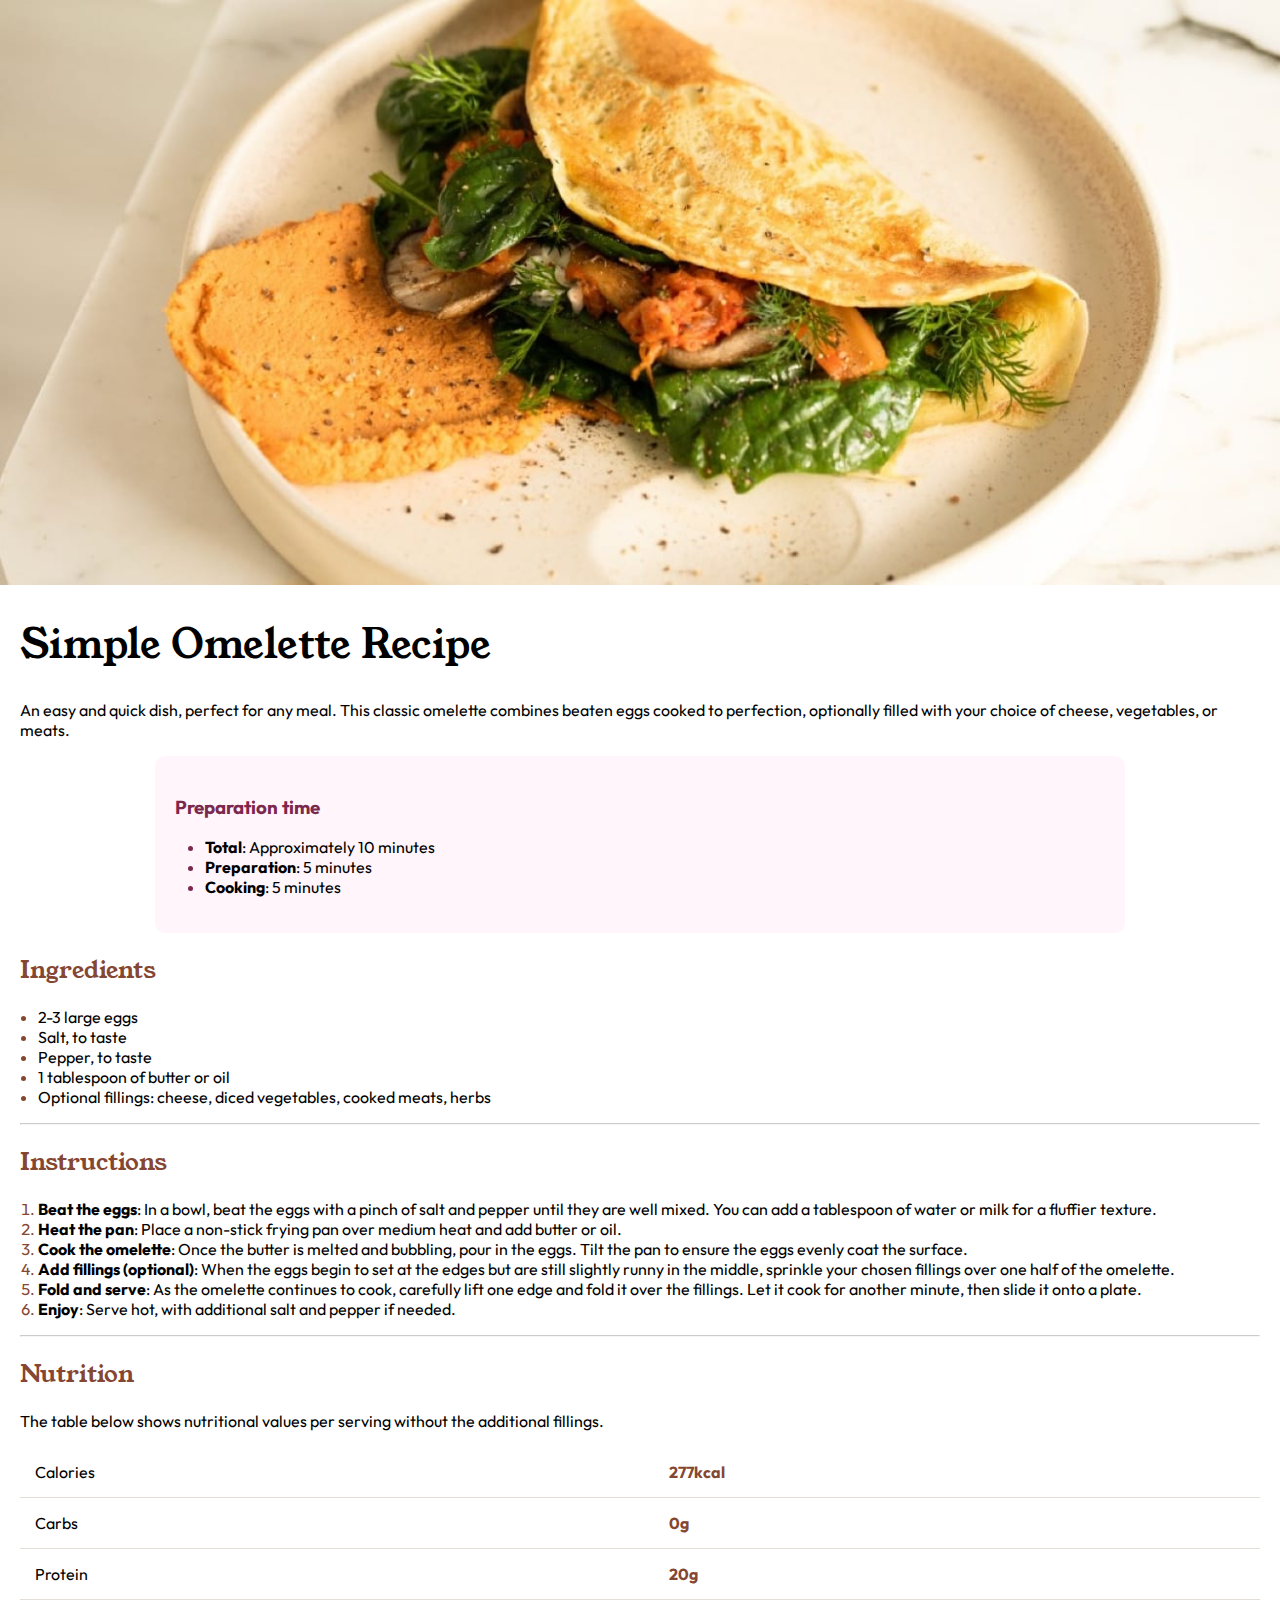
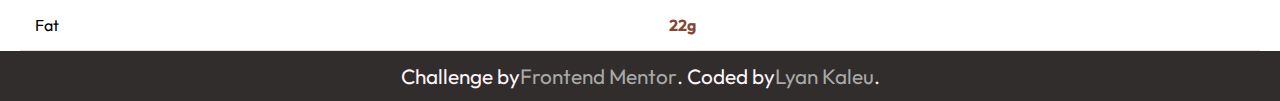
<file: index.html>
<!DOCTYPE html>
<html lang="en">
<head>
  <meta charset="UTF-8">
  <meta name="viewport" content="width=device-width, initial-scale=1.0"> <!-- displays site properly based on user's device -->

  <link rel="icon" type="image/png" sizes="32x32" href="./assets/images/favicon-32x32.png">
  <title>Recipe page</title>
  <link rel="stylesheet" href="assets/styles/style.css">
</head>

<body>
    <header>
      <img src="assets/images/image-omelette.jpeg" alt="Omelette">
    </header>
    <main>
      <h1 class="young-serif-regular">Simple Omelette Recipe</h1>
      <p class="outfit-sans-serif">
        An easy and quick dish, perfect for any meal. This classic omelette combines beaten eggs cooked
        to perfection, optionally filled with your choice of cheese, vegetables, or meats.
      </p>
      <section id="box-preparation">
        <h3 class="outfit-sans-serif">Preparation time</h3>
        <ul>
          <li class="outfit-sans-serif"><strong>Total</strong>: Approximately 10 minutes</li>
          <li class="outfit-sans-serif"><strong>Preparation</strong>: 5 minutes</li>
          <li class="outfit-sans-serif"><strong>Cooking</strong>: 5 minutes</li>
        </ul>
      </section>
      <h2 class="young-serif-regular">Ingredients</h2>
      <ul id="ingredients">
        <li class="outfit-sans-serif">2-3 large eggs</li>
        <li class="outfit-sans-serif">Salt, to taste</li>
        <li class="outfit-sans-serif">Pepper, to taste</li>
        <li class="outfit-sans-serif">1 tablespoon of butter or oil</li>
        <li class="outfit-sans-serif">Optional fillings: cheese, diced vegetables, cooked meats, herbs</li>
      </ul>
      
      <hr>
      <h2 class="young-serif-regular">Instructions</h2>
      
      <ol id="instructions">
        <li class="outfit-sans-serif">
          <strong>Beat the eggs</strong>: In a bowl, beat the eggs with a pinch of salt and pepper until they are well mixed.
          You can add a tablespoon of water or milk for a fluffier texture.
        </li>
        <li class="outfit-sans-serif">
          <strong>Heat the pan</strong>: Place a non-stick frying pan over medium heat and add butter or oil.
        </li>
        <li class="outfit-sans-serif">
          <strong>Cook the omelette</strong>: Once the butter is melted and bubbling, pour in the eggs. Tilt the pan to ensure
          the eggs evenly coat the surface.
        </li>
        <li class="outfit-sans-serif">
          <strong>Add fillings (optional)</strong>: When the eggs begin to set at the edges but are still slightly runny in the
          middle, sprinkle your chosen fillings over one half of the omelette.
        </li>
        <li class="outfit-sans-serif">
          <strong>Fold and serve</strong>: As the omelette continues to cook, carefully lift one edge and fold it over the
          fillings. Let it cook for another minute, then slide it onto a plate.
        </li>
        <li class="outfit-sans-serif">
          <strong>Enjoy</strong>: Serve hot, with additional salt and pepper if needed.
        </li>
      </ol>
      <hr>
      <h2 class="young-serif-regular">Nutrition</h2>
      <p class="outfit-sans-serif">The table below shows nutritional values per serving without the additional fillings.</p>
      <table>
        <tbody>
          <tr class="outfit-sans-serif">
            <td>Calories</td>
            <td class="mark-table">277kcal</td>
          </tr>
          <tr class="outfit-sans-serif">
            <td>Carbs</td>
            <td class="mark-table">0g</td>
          </tr>
          <tr class="outfit-sans-serif">
            <td>Protein</td>
            <td class="mark-table">20g</td>
          </tr>
          <tr class="outfit-sans-serif">
            <td>Fat</td>
            <td class="mark-table">22g</td>
          </tr>
        </tbody>
      </table>
    </main>
    <div class="attribution" class="outfit-sans-serif">
      Challenge by <a href="https://www.frontendmentor.io?ref=challenge" target="_blank">Frontend Mentor</a>.
      Coded by <a href="https://github.com/LyanKaleu" target="_blank">Lyan Kaleu</a>.
    </div>
    </body>
</html>
</file>
<file: assets/styles/style.css>
@charset "UTF-8";
@import url('https://fonts.googleapis.com/css2?family=Young+Serif&display=swap');
@import url('https://fonts.googleapis.com/css2?family=Outfit:wght@100..900&display=swap');

@media screen and (min-width: 375px) {
    body {
        width: 375px;
    }
}

@media screen and (min-width: 376px) and (max-width: 1440px) {
    body {
        width: 100%;
        max-width: 1440px;
        margin: 0 auto;
    }
}

@media screen and (min-width: 1440px){
    body {
        background-color: var(--white);
        width: 50%;
        height: auto;
        border-radius: 20px;
        padding: 50px;
        margin: 100px auto;
        box-sizing: border-box;
    }

    html {
        background-color: var(--eggshell);
    }

    img {
        border-radius: 20px;
    }

    .attribution {
        border-radius: 0 0 20px 20px;
    }
}

:root {
    --nutmeg: hsl(14, 45%, 36%);
    --dark-raspberry: hsl(332, 51%, 32%);
    --white: hsl(0, 0%, 100%);
    --rose-white: hsl(330, 100%, 98%);
    --eggshell: hsl(30, 54%, 90%);
    --light-grey: hsl(30, 18%, 87%);
    --wenge-brown: hsl(30, 10%, 34%);
    --dark-charcoal: hsl(24, 5%, 18%);
}

.young-serif-regular {
    font-family: "Young Serif", serif;
    font-weight: 400;
    font-style: normal;
}

.outfit-sans-serif {
    font-family: "Outfit", sans-serif;
    font-optical-sizing: auto;
    font-weight: 400;
    font-style: normal;
}

body {
    font-family: "Outfit", sans-serif;
    font-size: 16px;
    background-color: var(--white);
}

h1 {
    font-size: 2.5em;
    font-weight: 700;
}

header {
    width: 100%;
    overflow: hidden;
}

header img {
    width: 100%;
    height: auto;
}

main {
    padding: 0 20px;
}

p {
    font-size: 16px;
}

section#box-preparation {
    width: 75%;
    background-color: var(--rose-white);
    padding: 20px;
    border-radius: 10px;
    margin: auto;
}

section#box-preparation h3 {
    color: var(--dark-raspberry);
    font-weight: bold;
}

section#box-preparation p {
    color: var(--dark-charcoal);
}

section#box-preparation ul {
    list-style-type: disc;
    padding-left: 30px;
}

section#box-preparation li::marker {
    color: var(--dark-raspberry);
}

h2 {
    color: var(--nutmeg);
}

hr {
    color: var(--light-grey);
    opacity: calc(50%);
}

ul#ingredients {
    list-style-type: disc;
    padding-left: 18px;
}

ul#ingredients li::marker {
    color: var(--nutmeg);
}

ol#instructions {
    list-style-type: decimal;
    padding-left: 18px;
}

ol#instructions li::marker {
    color: var(--nutmeg);
}

table {
    width: 100%;
    border-collapse: collapse;
}

table tr {
    border-bottom: 1px solid var(--light-grey);
}

table td {
    padding: 15px;
}

.mark-table {
    color: var(--nutmeg);
    font-weight: 700;
}

.attribution { 
    display: flex;
    align-items: center;
    justify-content: center;
    background-color: var(--dark-charcoal);
    color: var(--rose-white);
    font-size: 1.3rem; 
    text-align: center;
    height: 50px;
}

.attribution a { 
    color: darkgray; 
    text-decoration: none;
}
</file>
